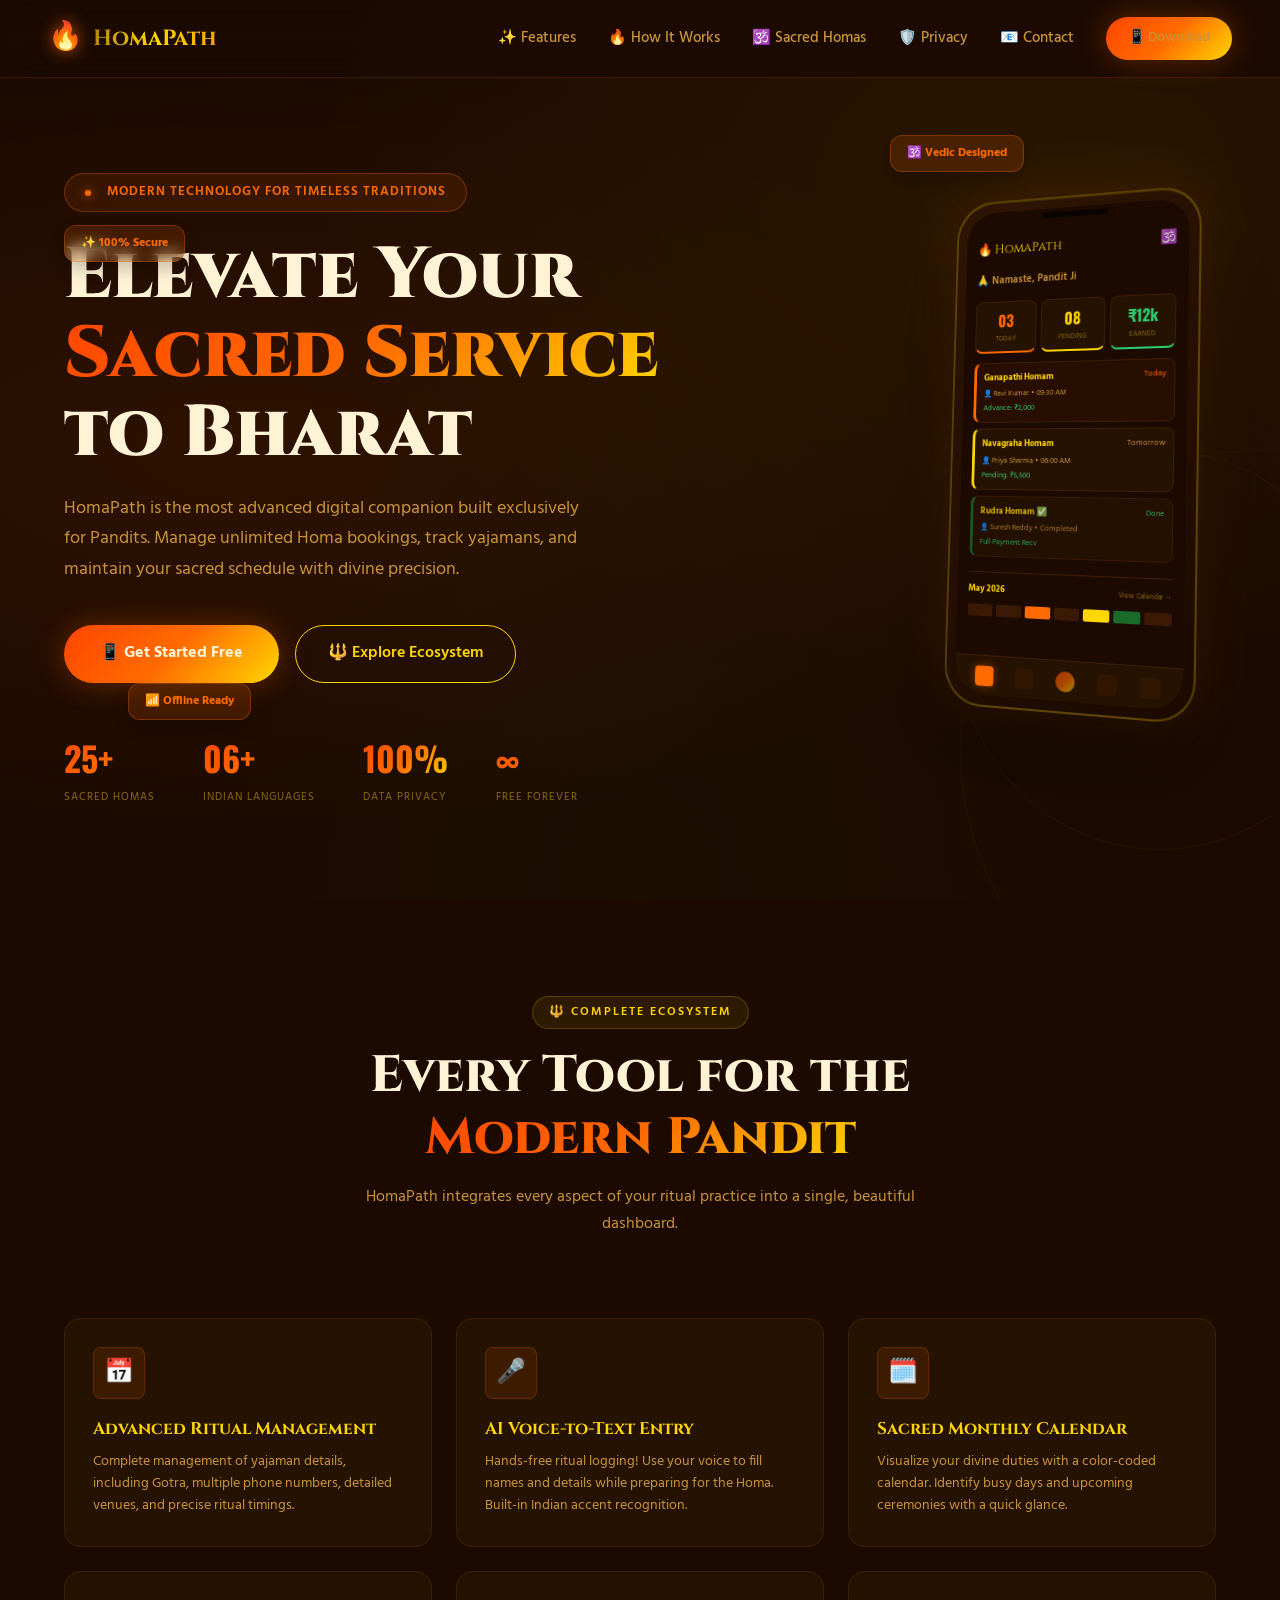
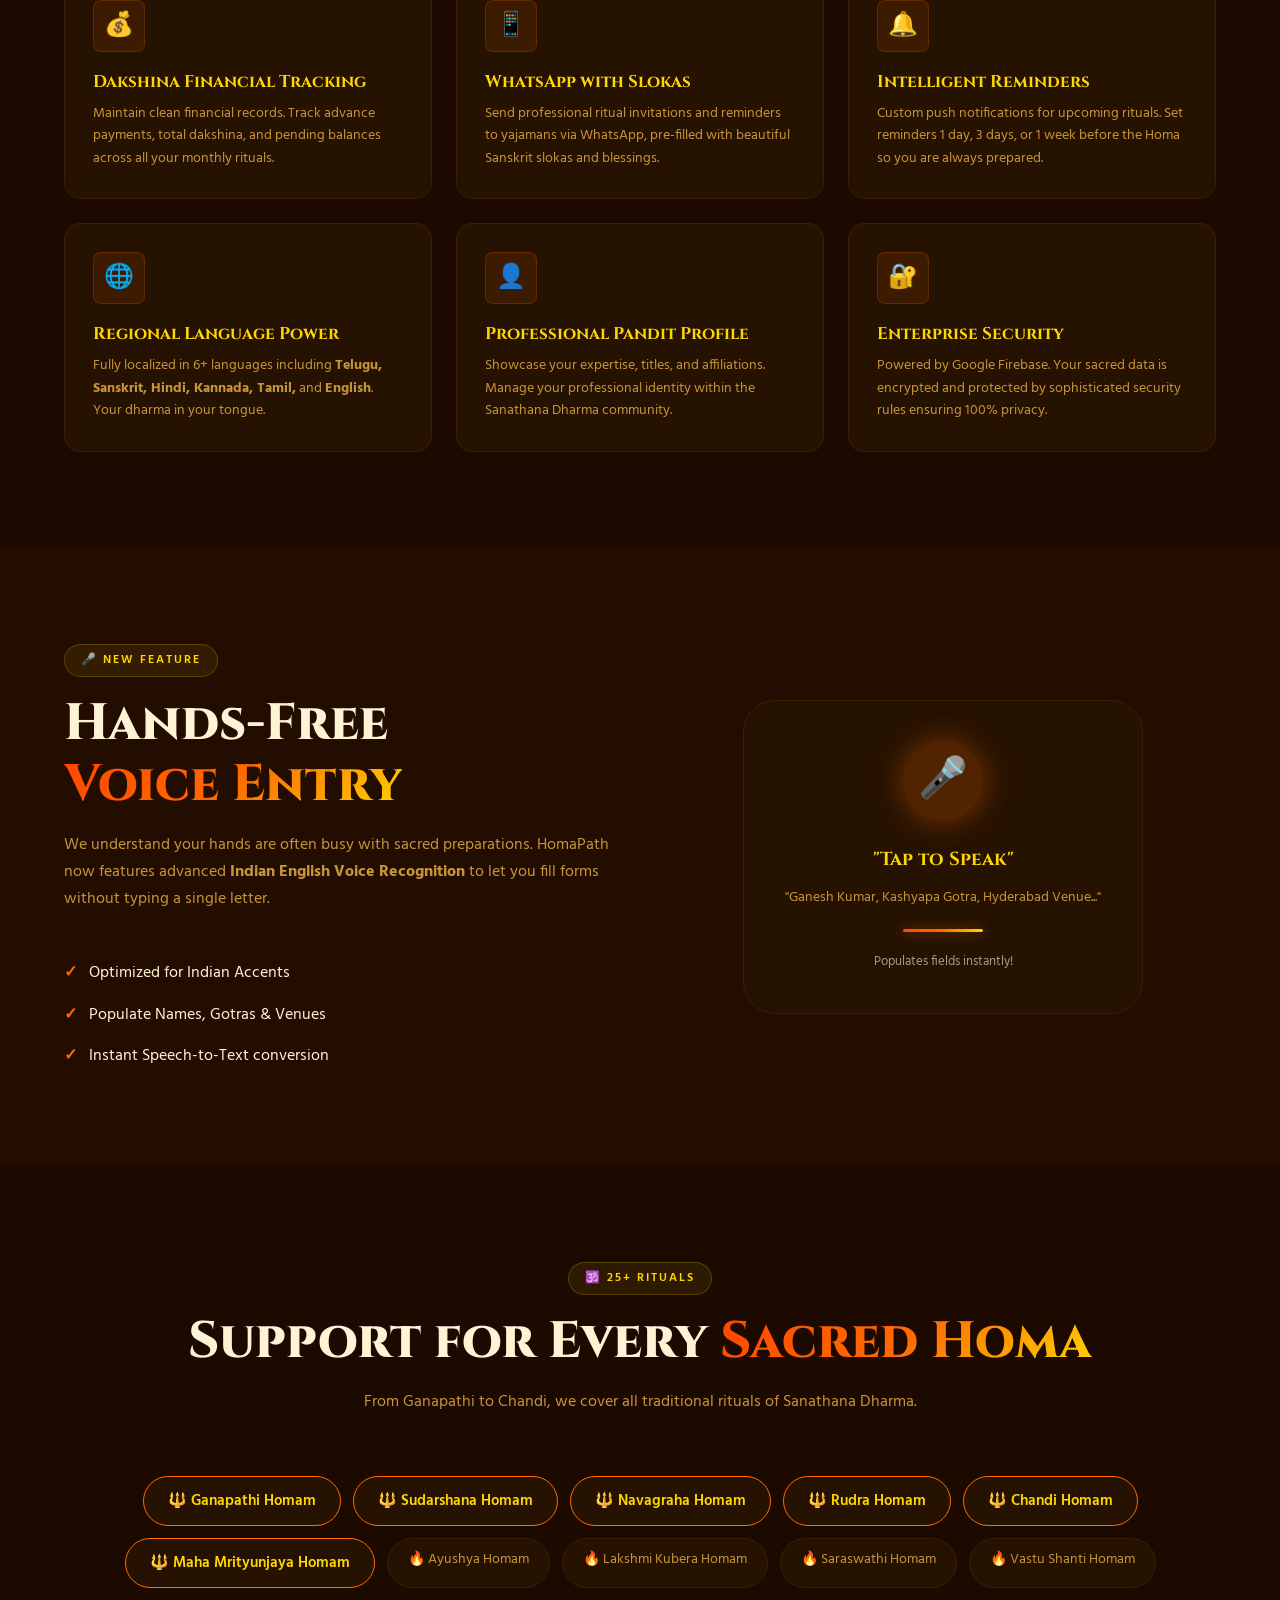
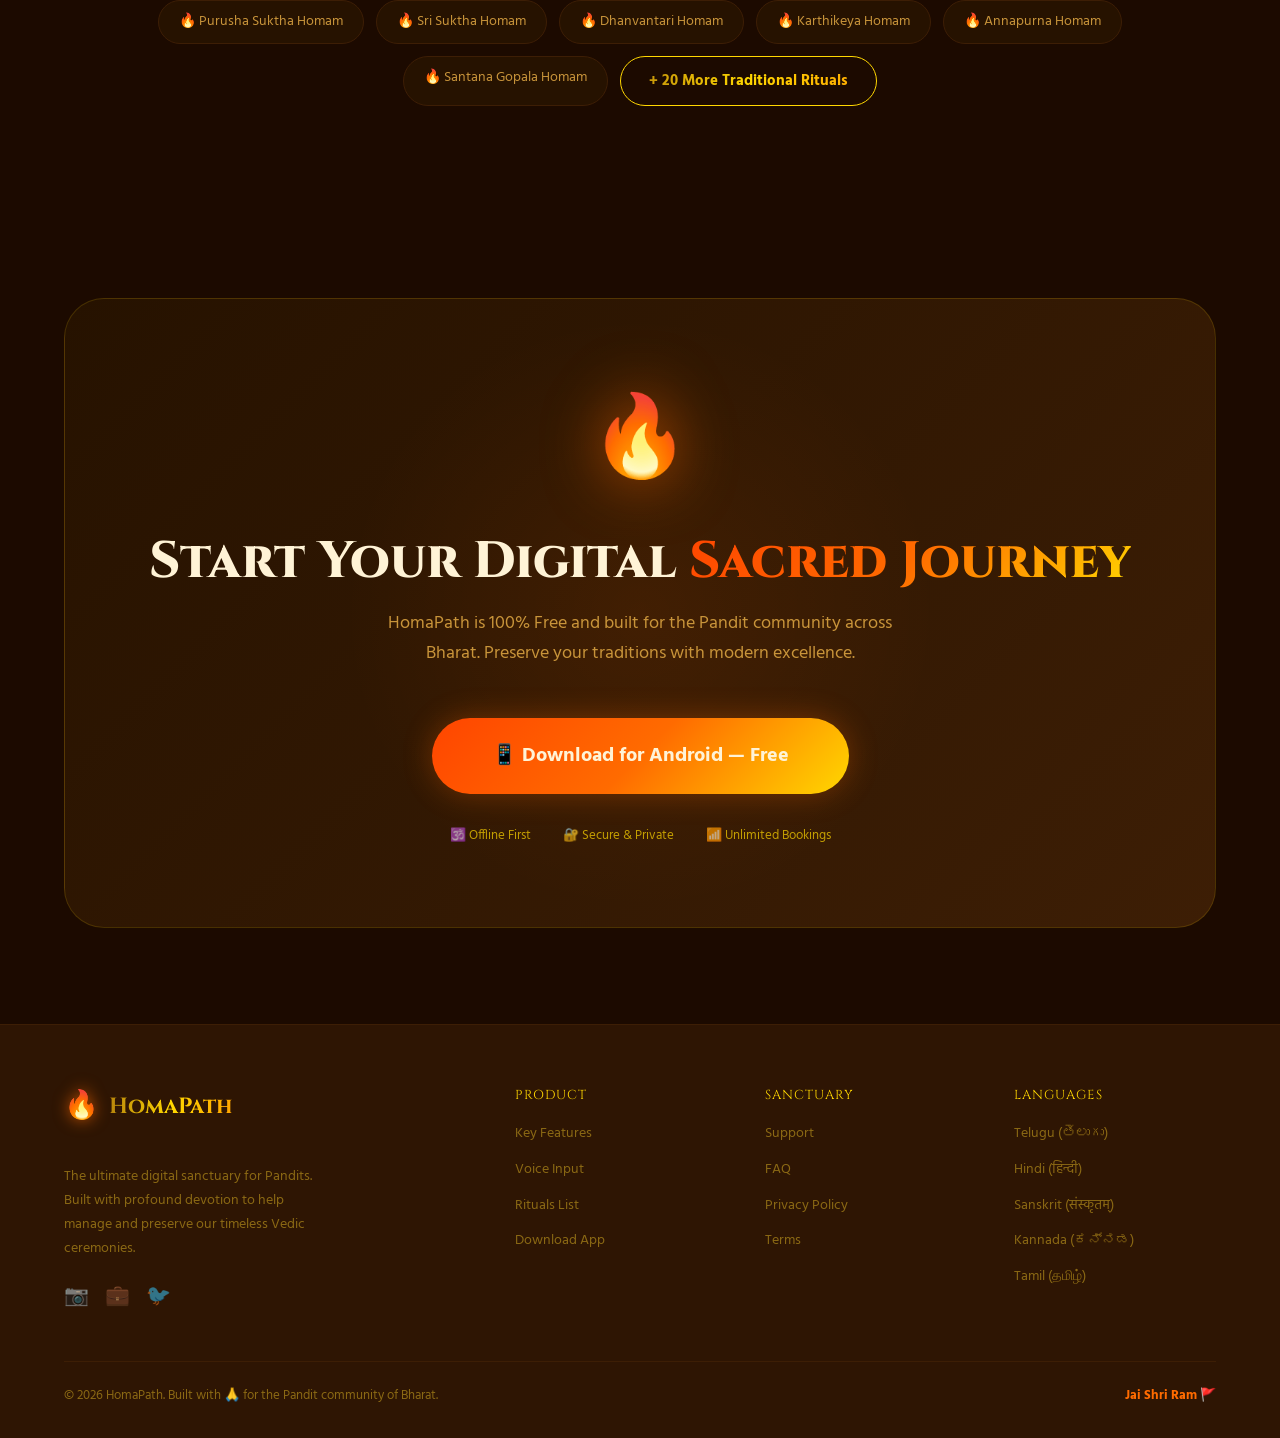
<file: index.html>
<!DOCTYPE html>
<html lang="en">
<head>
  <meta charset="UTF-8">
  <meta name="viewport" content="width=device-width, initial-scale=1.0">
  <title>HomaPath — The Ultimate Digital Companion for Pandits</title>
  <meta name="description" content="HomaPath is the premium sacred booking manager for Pandits. Features include voice-to-text, divine reminders, financial tracking, and WhatsApp integration.">
  <link rel="stylesheet" href="css/styles.css">
</head>
<body>

<!-- NAVBAR -->
<nav class="navbar" id="navbar">
  <div class="container" style="display:flex; width:100%; align-items:center; justify-content:space-between; padding:0;">
    <a href="index.html" class="nav-logo">
      <span class="nav-logo-flame">🔥</span>
      <span class="nav-logo-text">HomaPath</span>
    </a>
    <ul class="nav-links" id="navLinks">
      <li><a href="#features"><span>✨</span> Features</a></li>
      <li><a href="#how-it-works"><span>🔥</span> How It Works</a></li>
      <li><a href="#homas"><span>🕉️</span> Sacred Homas</a></li>
      <li><a href="privacy.html"><span>🛡️</span> Privacy</a></li>
      <li><a href="contact.html"><span>📧</span> Contact</a></li>
      <li>
        <a href="#download" class="btn-primary nav-cta" 
           style="padding:10px 22px;font-size:14px;">
          📱 Download
        </a>
      </li>
    </ul>
    <div class="nav-toggle" id="navToggle" onclick="toggleNav()">
      <span></span><span></span><span></span>
    </div>
  </div>
</nav>

<!-- HERO SECTION -->
<section class="hero">
  <div class="hero-bg"></div>
  
  <!-- Floating Badges for Premium Feel -->
  <div class="floating-badge" style="top:25%; left:5%; animation-delay: 0s;">✨ 100% Secure</div>
  <div class="floating-badge" style="top:15%; right:20%; animation-delay: 0.5s;">🕉️ Vedic Designed</div>
  <div class="floating-badge" style="bottom:20%; left:10%; animation-delay: 1s;">📶 Offline Ready</div>

  <!-- Mandala animations -->
  <div class="mandala-ring" style="width:600px;height:600px;left:75%;top:50%;animation-duration:100s;"></div>
  <div class="mandala-ring" style="width:400px;height:400px;left:75%;top:50%;animation-duration:70s;animation-direction:reverse;"></div>
  
  <div class="container hero-container">
    <div class="hero-content">
      <div class="hero-badge fade-in">
        <span class="glowing-dot"></span> &nbsp; Modern Technology for Timeless Traditions
      </div>
      
      <h1 class="hero-title fade-up delay-1">
        Elevate Your<br>
        <span class="gradient-text">Sacred Service</span><br>
        to Bharat
      </h1>
      
      <p class="hero-subtitle fade-up delay-2">
        HomaPath is the most advanced digital companion built exclusively for Pandits. Manage unlimited Homa bookings, track yajamans, and maintain your sacred schedule with divine precision.
      </p>
      
      <div class="hero-cta fade-up delay-3">
        <a href="#download" class="btn-primary">
          📱 Get Started Free
        </a>
        <a href="#features" class="btn-outline">
          🔱 Explore Ecosystem
        </a>
      </div>
      
      <div class="hero-stats fade-up delay-4">
        <div>
          <div class="stat-number">25+</div>
          <div class="stat-label">Sacred Homas</div>
        </div>
        <div>
          <div class="stat-number">06+</div>
          <div class="stat-label">Indian Languages</div>
        </div>
        <div>
          <div class="stat-number">100%</div>
          <div class="stat-label">Data Privacy</div>
        </div>
        <div>
          <div class="stat-number">∞</div>
          <div class="stat-label">Free Forever</div>
        </div>
      </div>
    </div>
    
    <!-- Premium 3D Phone Mockup -->
    <div class="hero-phone-wrap">
      <div class="phone-3d">
        <div class="phone-notch"></div>
        <div class="phone-screen">
          <!-- App Header -->
          <div class="phone-status">
            <span class="phone-app-name">🔥 HomaPath</span>
            <span style="font-size:14px; opacity:0.8;">🕉️</span>
          </div>
          
          <div style="color:#C8943A;font-size:11px;margin:8px 0 12px; font-weight:600;">
            🙏 Namaste, Pandit Ji
          </div>

          <!-- App Mini Stats -->
          <div class="mini-stats">
            <div class="mini-stat" style="border-bottom: 2px solid #FF6B00;">
              <div class="mini-stat-num" style="color:#FF6B00;">03</div>
              <div class="mini-stat-label">Today</div>
            </div>
            <div class="mini-stat" style="border-bottom: 2px solid #FFD700;">
              <div class="mini-stat-num" style="color:#FFD700;">08</div>
              <div class="mini-stat-label">Pending</div>
            </div>
            <div class="mini-stat" style="border-bottom: 2px solid #2ECC71;">
              <div class="mini-stat-num" style="color:#2ECC71;">₹12k</div>
              <div class="mini-stat-label">Earned</div>
            </div>
          </div>

          <!-- App Booking Cards -->
          <div class="mini-card" style="border-left-color:#FF6B00; background:rgba(255,107,0,0.05);">
            <div style="display:flex; justify-content:space-between;">
              <div class="mini-card-name">Ganapathi Homam</div>
              <span style="font-size:8px; color:#FF6B00;">Today</span>
            </div>
            <div class="mini-card-detail">👤 Ravi Kumar • 09:30 AM</div>
            <div class="mini-card-amount">Advance: ₹2,000</div>
          </div>

          <div class="mini-card" style="border-left-color:#FFD700;">
            <div style="display:flex; justify-content:space-between;">
              <div class="mini-card-name">Navagraha Homam</div>
              <span style="font-size:8px; color:#C8943A;">Tomorrow</span>
            </div>
            <div class="mini-card-detail">👤 Priya Sharma • 06:00 AM</div>
            <div class="mini-card-amount">Pending: ₹5,500</div>
          </div>

          <div class="mini-card" style="border-left-color:#1A6B2A; opacity:0.8;">
            <div style="display:flex; justify-content:space-between;">
              <div class="mini-card-name">Rudra Homam ✅</div>
              <span style="font-size:8px; color:#2ECC71;">Done</span>
            </div>
            <div class="mini-card-detail">👤 Suresh Reddy • Completed</div>
            <div class="mini-card-amount" style="color:#2ECC71;">Full Payment Recv</div>
          </div>

          <!-- Mini Calendar View Preview -->
          <div style="margin-top:15px; border-top:1px solid #3D1E05; padding-top:10px;">
            <div style="display:flex; justify-content:space-between; align-items:center; margin-bottom:8px;">
              <span style="font-size:9px; color:#FFD700; font-weight:700;">May 2026</span>
              <span style="font-size:7px; color:#8B6914;">View Calendar →</span>
            </div>
            <div style="display:grid; grid-template-columns: repeat(7, 1fr); gap:4px;">
              <div style="height:12px; background:#3A1A04; border-radius:2px;"></div>
              <div style="height:12px; background:#3A1A04; border-radius:2px;"></div>
              <div style="height:12px; background:#FF6B00; border-radius:2px;"></div>
              <div style="height:12px; background:#3A1A04; border-radius:2px;"></div>
              <div style="height:12px; background:#FFD700; border-radius:2px;"></div>
              <div style="height:12px; background:#1A6B2A; border-radius:2px;"></div>
              <div style="height:12px; background:#3A1A04; border-radius:2px;"></div>
            </div>
          </div>

          <!-- Phone Bottom Nav -->
          <div class="phone-bottom-nav">
            <div class="nav-item-mini active"></div>
            <div class="nav-item-mini"></div>
            <div class="nav-item-mini" style="border-radius:50%; background:var(--gradient-primary);"></div>
            <div class="nav-item-mini"></div>
            <div class="nav-item-mini"></div>
          </div>
        </div>
      </div>
    </div>
  </div>
</section>

<!-- CORE FEATURES SECTION -->
<section class="section-padding" id="features">
  <div class="container">
    <div class="text-center" style="margin-bottom:80px;">
      <div class="section-badge">🔱 Complete Ecosystem</div>
      <h2 class="section-title fade-up">
        Every Tool for the<br>
        <span class="gradient-text">Modern Pandit</span>
      </h2>
      <p class="section-subtitle fade-up delay-1" style="margin:0 auto;">
        HomaPath integrates every aspect of your ritual practice into a single, beautiful dashboard.
      </p>
    </div>
    
    <div class="features-grid">
      <!-- 1. Booking Mgmt -->
      <div class="feature-card fade-up delay-1">
        <div class="feature-icon">📅</div>
        <div class="feature-title">Advanced Ritual Management</div>
        <p class="feature-desc">Complete management of yajaman details, including Gotra, multiple phone numbers, detailed venues, and precise ritual timings.</p>
      </div>
      <!-- 2. Voice -->
      <div class="feature-card fade-up delay-2">
        <div class="feature-icon">🎤</div>
        <div class="feature-title">AI Voice-to-Text Entry</div>
        <p class="feature-desc">Hands-free ritual logging! Use your voice to fill names and details while preparing for the Homa. Built-in Indian accent recognition.</p>
      </div>
      <!-- 3. Calendar -->
      <div class="feature-card fade-up delay-3">
        <div class="feature-icon">🗓️</div>
        <div class="feature-title">Sacred Monthly Calendar</div>
        <p class="feature-desc">Visualize your divine duties with a color-coded calendar. Identify busy days and upcoming ceremonies with a quick glance.</p>
      </div>
      <!-- 4. Financials -->
      <div class="feature-card fade-up delay-1">
        <div class="feature-icon">💰</div>
        <div class="feature-title">Dakshina Financial Tracking</div>
        <p class="feature-desc">Maintain clean financial records. Track advance payments, total dakshina, and pending balances across all your monthly rituals.</p>
      </div>
      <!-- 5. WhatsApp -->
      <div class="feature-card fade-up delay-2">
        <div class="feature-icon">📱</div>
        <div class="feature-title">WhatsApp with Slokas</div>
        <p class="feature-desc">Send professional ritual invitations and reminders to yajamans via WhatsApp, pre-filled with beautiful Sanskrit slokas and blessings.</p>
      </div>
      <!-- 6. Notifications -->
      <div class="feature-card fade-up delay-3">
        <div class="feature-icon">🔔</div>
        <div class="feature-title">Intelligent Reminders</div>
        <p class="feature-desc">Custom push notifications for upcoming rituals. Set reminders 1 day, 3 days, or 1 week before the Homa so you are always prepared.</p>
      </div>
      <!-- 7. Multilingual -->
      <div class="feature-card fade-up delay-1">
        <div class="feature-icon">🌐</div>
        <div class="feature-title">Regional Language Power</div>
        <p class="feature-desc">Fully localized in 6+ languages including <b>Telugu, Sanskrit, Hindi, Kannada, Tamil,</b> and <b>English</b>. Your dharma in your tongue.</p>
      </div>
      <!-- 8. Profile -->
      <div class="feature-card fade-up delay-2">
        <div class="feature-icon">👤</div>
        <div class="feature-title">Professional Pandit Profile</div>
        <p class="feature-desc">Showcase your expertise, titles, and affiliations. Manage your professional identity within the Sanathana Dharma community.</p>
      </div>
      <!-- 9. Security -->
      <div class="feature-card fade-up delay-3">
        <div class="feature-icon">🔐</div>
        <div class="feature-title">Enterprise Security</div>
        <p class="feature-desc">Powered by Google Firebase. Your sacred data is encrypted and protected by sophisticated security rules ensuring 100% privacy.</p>
      </div>
    </div>
  </div>
</section>

<!-- VOICE FEATURE HIGHLIGHT -->
<section class="section-padding" id="voice" style="background:rgba(255,107,0,0.03);">
  <div class="container" style="display:flex; align-items:center; gap:60px; flex-wrap:wrap;">
    <div style="flex:1; min-width:300px;" class="fade-up">
      <div class="section-badge">🎤 New Feature</div>
      <h2 class="section-title">Hands-Free<br><span class="gradient-text">Voice Entry</span></h2>
      <p class="section-subtitle">
        We understand your hands are often busy with sacred preparations. HomaPath now features advanced <b>Indian English Voice Recognition</b> to let you fill forms without typing a single letter.
      </p>
      <ul style="list-style:none; display:flex; flex-direction:column; gap:16px;">
        <li style="display:flex; align-items:center; gap:12px; color:#FFF3D6;">
          <span style="color:var(--primary); font-weight:900;">✓</span> Optimized for Indian Accents
        </li>
        <li style="display:flex; align-items:center; gap:12px; color:#FFF3D6;">
          <span style="color:var(--primary); font-weight:900;">✓</span> Populate Names, Gotras & Venues
        </li>
        <li style="display:flex; align-items:center; gap:12px; color:#FFF3D6;">
          <span style="color:var(--primary); font-weight:900;">✓</span> Instant Speech-to-Text conversion
        </li>
      </ul>
    </div>
    <div style="flex:1; min-width:300px; display:flex; justify-content:center;" class="fade-up delay-2">
      <div style="width:100%; max-width:400px; padding:40px; background:var(--bg-card); border:1px solid var(--border); border-radius:32px; text-align:center;">
        <div style="width:80px; height:80px; background:rgba(255,107,0,0.2); border-radius:50%; display:flex; align-items:center; justify-content:center; margin:0 auto 24px; box-shadow:0 0 30px rgba(255,107,0,0.4);">
          <span style="font-size:40px;">🎤</span>
        </div>
        <h3 style="font-family:var(--font-display); color:#FFD700; margin-bottom:12px;">"Tap to Speak"</h3>
        <p style="color:#C8943A; font-size:14px;">"Ganesh Kumar, Kashyapa Gotra, Hyderabad Venue..."</p>
        <div class="glow-divider" style="margin:20px auto;"></div>
        <p style="color:#FFF3D6; font-size:13px; opacity:0.6;">Populates fields instantly!</p>
      </div>
    </div>
  </div>
</section>

<!-- SACRED RITUALS (HOMAS) -->
<section class="section-padding" id="homas">
  <div class="container">
    <div class="text-center" style="margin-bottom:60px;">
      <div class="section-badge">🕉️ 25+ Rituals</div>
      <h2 class="section-title fade-up">
        Support for Every <span class="gradient-text">Sacred Homa</span>
      </h2>
      <p class="section-subtitle fade-up delay-1" style="margin:0 auto;">
        From Ganapathi to Chandi, we cover all traditional rituals of Sanathana Dharma.
      </p>
    </div>
    
    <div style="display:flex;flex-wrap:wrap;gap:12px;justify-content:center;" class="fade-up delay-2">
      <!-- Popular Homas -->
      <span style="background:#261200;border:1px solid var(--primary);border-radius:50px;padding:12px 24px;color:#FFD700;font-size:15px; font-weight:600;">🔱 Ganapathi Homam</span>
      <span style="background:#261200;border:1px solid var(--primary);border-radius:50px;padding:12px 24px;color:#FFD700;font-size:15px; font-weight:600;">🔱 Sudarshana Homam</span>
      <span style="background:#261200;border:1px solid var(--primary);border-radius:50px;padding:12px 24px;color:#FFD700;font-size:15px; font-weight:600;">🔱 Navagraha Homam</span>
      <span style="background:#261200;border:1px solid var(--primary);border-radius:50px;padding:12px 24px;color:#FFD700;font-size:15px; font-weight:600;">🔱 Rudra Homam</span>
      <span style="background:#261200;border:1px solid var(--primary);border-radius:50px;padding:12px 24px;color:#FFD700;font-size:15px; font-weight:600;">🔱 Chandi Homam</span>
      <span style="background:#261200;border:1px solid var(--primary);border-radius:50px;padding:12px 24px;color:#FFD700;font-size:15px; font-weight:600;">🔱 Maha Mrityunjaya Homam</span>
      
      <!-- More Homas -->
      <span style="background:#261200;border:1px solid var(--border);border-radius:50px;padding:10px 20px;color:#C8943A;font-size:14px;">🔥 Ayushya Homam</span>
      <span style="background:#261200;border:1px solid var(--border);border-radius:50px;padding:10px 20px;color:#C8943A;font-size:14px;">🔥 Lakshmi Kubera Homam</span>
      <span style="background:#261200;border:1px solid var(--border);border-radius:50px;padding:10px 20px;color:#C8943A;font-size:14px;">🔥 Saraswathi Homam</span>
      <span style="background:#261200;border:1px solid var(--border);border-radius:50px;padding:10px 20px;color:#C8943A;font-size:14px;">🔥 Vastu Shanti Homam</span>
      <span style="background:#261200;border:1px solid var(--border);border-radius:50px;padding:10px 20px;color:#C8943A;font-size:14px;">🔥 Purusha Suktha Homam</span>
      <span style="background:#261200;border:1px solid var(--border);border-radius:50px;padding:10px 20px;color:#C8943A;font-size:14px;">🔥 Sri Suktha Homam</span>
      <span style="background:#261200;border:1px solid var(--border);border-radius:50px;padding:10px 20px;color:#C8943A;font-size:14px;">🔥 Dhanvantari Homam</span>
      <span style="background:#261200;border:1px solid var(--border);border-radius:50px;padding:10px 20px;color:#C8943A;font-size:14px;">🔥 Karthikeya Homam</span>
      <span style="background:#261200;border:1px solid var(--border);border-radius:50px;padding:10px 20px;color:#C8943A;font-size:14px;">🔥 Annapurna Homam</span>
      <span style="background:#261200;border:1px solid var(--border);border-radius:50px;padding:10px 20px;color:#C8943A;font-size:14px;">🔥 Santana Gopala Homam</span>
      
      <!-- The '20+ more' highlight -->
      <span style="background:var(--gradient-gold);-webkit-background-clip:text; -webkit-text-fill-color:transparent; border:1.5px solid var(--secondary);border-radius:50px;padding:12px 28px;font-size:15px; font-weight:800;">
        + 20 More Traditional Rituals
      </span>
    </div>
  </div>
</section>

<!-- DOWNLOAD SECTION -->
<section class="section-padding" id="download">
  <div class="container">
    <div style="background:linear-gradient(135deg,#261200,#3D1E05);border:1px solid rgba(255,215,0,0.15);border-radius:40px;padding:80px 60px;text-align:center;position:relative;overflow:hidden;">
      <div style="position:absolute;top:50%;left:50%;transform:translate(-50%,-50%);width:600px;height:600px;background:radial-gradient(circle,rgba(255,107,0,0.08),transparent 70%);border-radius:50%;"></div>
      
      <div style="position:relative;z-index:2;">
        <div style="font-size:80px;margin-bottom:24px;filter:drop-shadow(0 0 30px rgba(255,107,0,0.6));">🔥</div>
        <h2 class="section-title fade-up">
          Start Your Digital <span class="gradient-text">Sacred Journey</span>
        </h2>
        <p style="color:#C8943A;font-size:18px;max-width:560px;margin:0 auto 48px;line-height:1.7;" class="fade-up delay-1">
          HomaPath is 100% Free and built for the Pandit community across Bharat. Preserve your traditions with modern excellence.
        </p>
        <div style="display:flex;gap:20px;justify-content:center;flex-wrap:wrap;" class="fade-up delay-2">
          <a href="#" class="btn-primary btn-cta-main">
            📱 Download for Android — Free
          </a>
        </div>
        <div style="margin-top:32px; display:flex; gap:32px; justify-content:center; opacity:0.7;" class="fade-up delay-3">
          <span style="color:#FFD700; font-size:13px;">🕉️ Offline First</span>
          <span style="color:#FFD700; font-size:13px;">🔐 Secure & Private</span>
          <span style="color:#FFD700; font-size:13px;">📶 Unlimited Bookings</span>
        </div>
      </div>
    </div>
  </div>
</section>

<!-- FOOTER -->
<footer>
  <div class="container">
    <div class="footer-grid">
      <div>
        <a href="index.html" class="nav-logo" style="display:inline-flex;margin-bottom:20px;">
          <span class="nav-logo-flame">🔥</span>
          <span class="nav-logo-text">HomaPath</span>
        </a>
        <p class="footer-brand-desc">
          The ultimate digital sanctuary for Pandits. Built with profound devotion to help manage and preserve our timeless Vedic ceremonies.
        </p>
        <div style="display:flex; gap:16px; margin-top:20px;">
          <span style="font-size:20px; opacity:0.6; cursor:pointer;">📷</span>
          <span style="font-size:20px; opacity:0.6; cursor:pointer;">💼</span>
          <span style="font-size:20px; opacity:0.6; cursor:pointer;">🐦</span>
        </div>
      </div>
      <div>
        <div class="footer-col-title">Product</div>
        <ul class="footer-links">
          <li><a href="#features">Key Features</a></li>
          <li><a href="#voice">Voice Input</a></li>
          <li><a href="#homas">Rituals List</a></li>
          <li><a href="#download">Download App</a></li>
        </ul>
      </div>
      <div>
        <div class="footer-col-title">Sanctuary</div>
        <ul class="footer-links">
          <li><a href="contact.html">Support</a></li>
          <li><a href="contact.html">FAQ</a></li>
          <li><a href="privacy.html">Privacy Policy</a></li>
          <li><a href="privacy.html">Terms</a></li>
        </ul>
      </div>
      <div>
        <div class="footer-col-title">Languages</div>
        <ul class="footer-links">
          <li><a href="#">Telugu (తెలుగు)</a></li>
          <li><a href="#">Hindi (हिन्दी)</a></li>
          <li><a href="#">Sanskrit (संस्कृतम्)</a></li>
          <li><a href="#">Kannada (ಕನ್ನಡ)</a></li>
          <li><a href="#">Tamil (தமிழ்)</a></li>
        </ul>
      </div>
    </div>
    <div class="footer-bottom">
      <p>© 2026 HomaPath. Built with 🙏 for the Pandit community of Bharat.</p>
      <p style="color:#FF6B00;font-size:13px; font-weight:700;">Jai Shri Ram 🚩</p>
    </div>
  </div>
</footer>

<script src="js/main.js"></script>
</body>
</html>
</file>
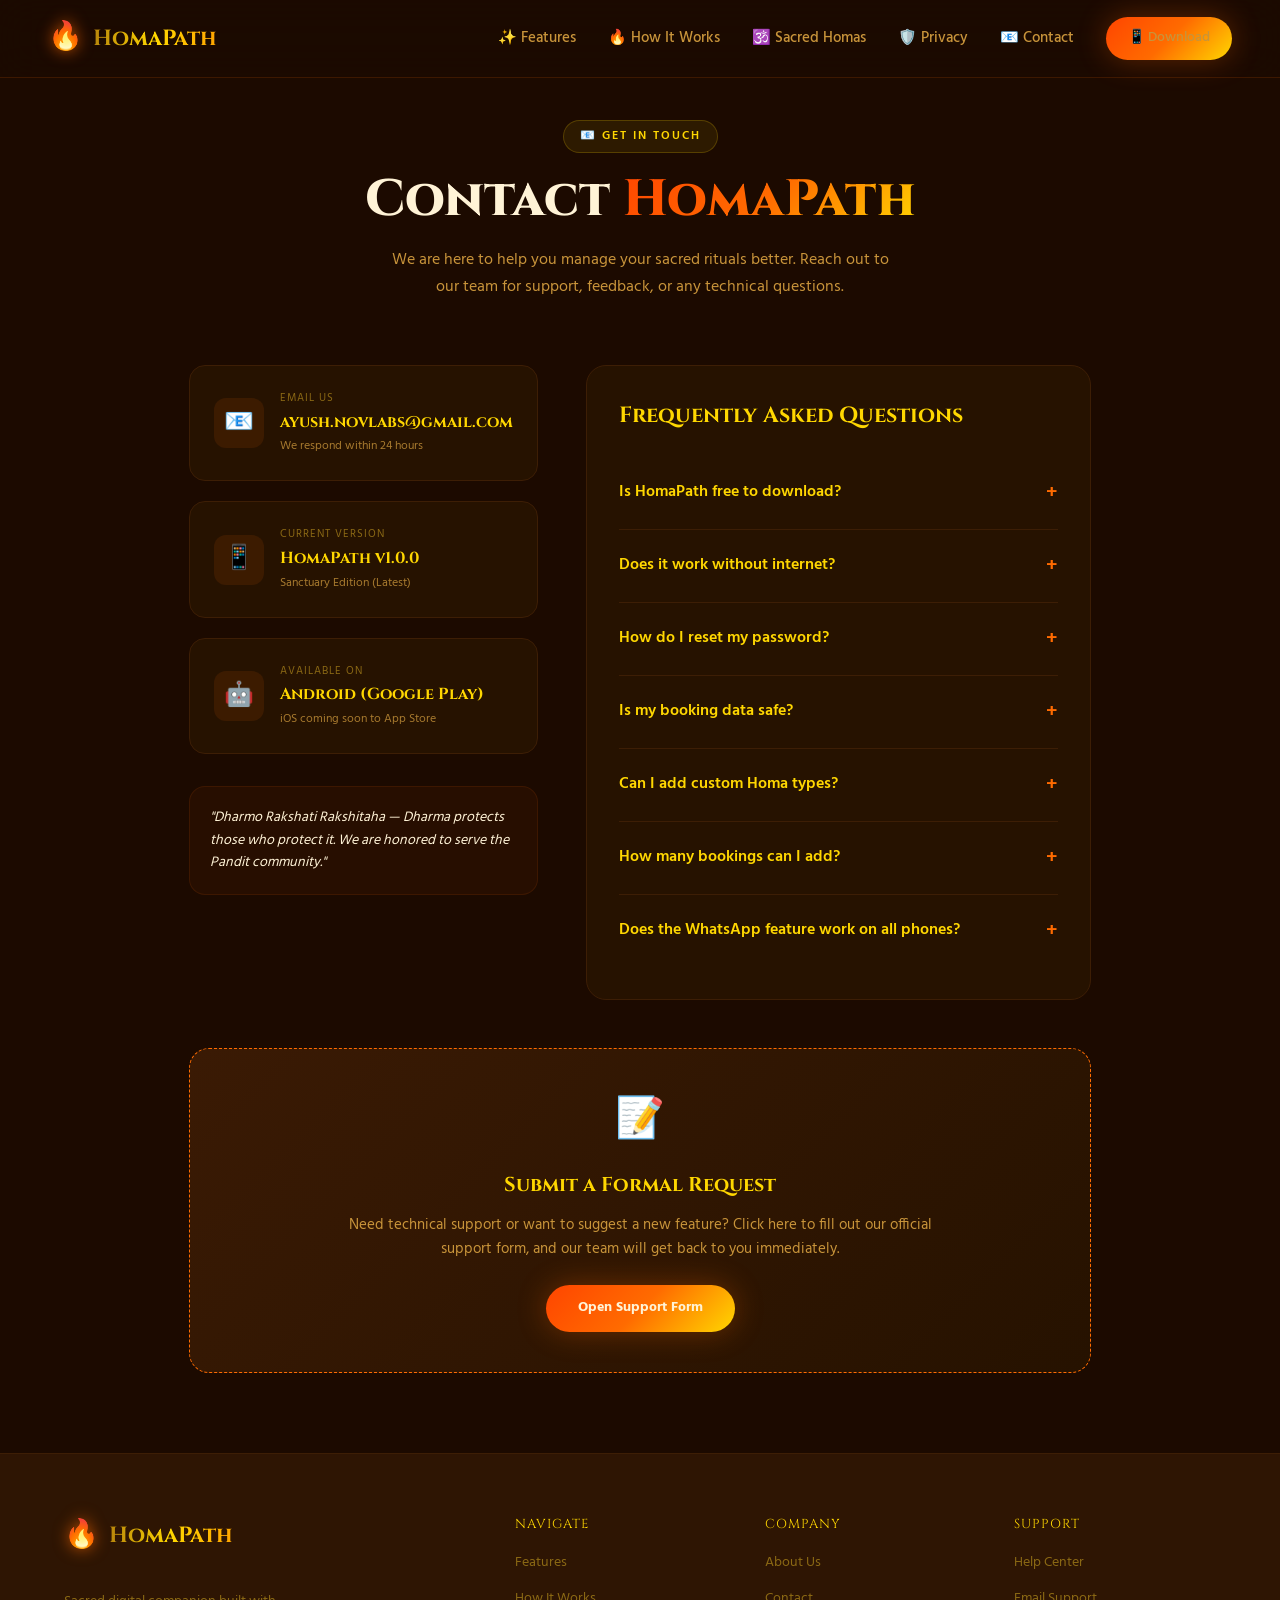
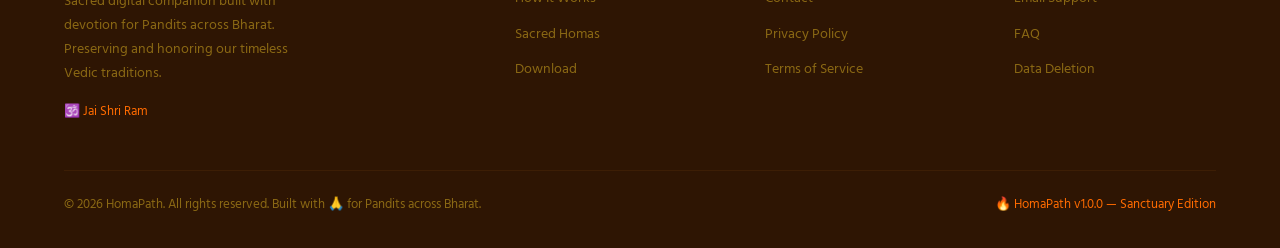
<file: contact.html>
<!DOCTYPE html>
<html lang="en">
<head>
  <meta charset="UTF-8">
  <meta name="viewport" content="width=device-width, initial-scale=1.0">
  <title>Contact & FAQ — HomaPath</title>
  <meta name="description" content="Get in touch with HomaPath support. Frequently Asked Questions about the sacred Homa booking manager.">
  <link rel="stylesheet" href="css/styles.css">
  <style>
    .contact-grid {
      display: grid;
      grid-template-columns: 1fr 1.5fr;
      gap: 48px;
    }
    @media(max-width: 850px) {
      .contact-grid { grid-template-columns: 1fr; }
    }
    
    .info-card {
      background: #261200;
      border: 1px solid #3D1E05;
      border-radius: 16px;
      padding: 24px;
      margin-bottom: 20px;
      display: flex;
      align-items: center;
      gap: 16px;
      transition: all 0.3s ease;
    }
    .info-card:hover { border-color: var(--primary); transform: translateX(5px); }
    .info-icon {
      width: 50px; height: 50px;
      background: rgba(255, 107, 0, 0.1);
      border-radius: 12px;
      display: flex; align-items: center; justify-content: center;
      font-size: 24px;
    }
    .info-title { color: #8B6914; font-size: 11px; text-transform: uppercase; letter-spacing: 1px; margin-bottom: 2px; }
    .info-value { color: #FFD700; font-family: 'Cinzel', serif; font-size: 16px; font-weight: 700; }
    .info-note { color: #C8943A; font-size: 12px; margin-top: 2px; opacity: 0.8; }

    .faq-container {
      background: #261200;
      border: 1px solid #3D1E05;
      border-radius: 20px;
      padding: 32px;
    }
    .faq-title { font-family: 'Cinzel', serif; color: #FFD700; font-size: 22px; margin-bottom: 24px; }
    .faq-item { border-bottom: 1px solid #3D1E05; padding: 20px 0; }
    .faq-item:last-child { border-bottom: none; }
    .faq-q {
      color: #FFD700; font-size: 16px; font-weight: 600; cursor: pointer;
      display: flex; justify-content: space-between; align-items: center;
    }
    .faq-q::after { content: '+'; color: var(--primary); font-size: 20px; transition: transform 0.3s; }
    .faq-q.active::after { content: '−'; transform: rotate(180deg); }
    .faq-a { color: #C8943A; font-size: 14.5px; line-height: 1.7; padding-top: 12px; display: none; }

    .contact-redirect-card {
      background: linear-gradient(135deg, #3A1A04, #261200);
      border: 1.5px dashed var(--primary);
      border-radius: 20px;
      padding: 40px;
      text-align: center;
      margin-top: 48px;
      cursor: pointer;
      transition: all 0.3s ease;
    }
    .contact-redirect-card:hover {
      background: linear-gradient(135deg, #4A2205, #2E1503);
      border-color: var(--secondary);
      box-shadow: 0 0 30px rgba(255, 107, 0, 0.15);
    }
  </style>
</head>
<body>

<!-- NAVBAR -->
<nav class="navbar" id="navbar">
  <a href="index.html" class="nav-logo">
    <span class="nav-logo-flame">🔥</span>
    <span class="nav-logo-text">HomaPath</span>
  </a>
  <ul class="nav-links" id="navLinks">
    <li><a href="index.html#features"><span>✨</span> Features</a></li>
    <li><a href="index.html#how-it-works"><span>🔥</span> How It Works</a></li>
    <li><a href="index.html#homas"><span>🕉️</span> Sacred Homas</a></li>
    <li><a href="privacy.html"><span>🛡️</span> Privacy</a></li>
    <li><a href="contact.html" style="color:var(--secondary)"><span>📧</span> Contact</a></li>
    <li>
      <a href="index.html#download" class="btn-primary nav-cta" 
         style="padding:10px 22px;font-size:14px;">
        📱 Download
      </a>
    </li>
  </ul>
  <div class="nav-toggle" id="navToggle" onclick="toggleNav()">
    <span></span><span></span><span></span>
  </div>
</nav>

<section style="padding:120px 0 80px;">
  <div class="container" style="max-width:950px;">
    
    <div class="text-center" style="margin-bottom:64px;">
      <div class="section-badge">📧 Get in Touch</div>
      <h1 class="section-title">
        Contact <span class="gradient-text">HomaPath</span>
      </h1>
      <p style="color:#C8943A;font-size:16px;max-width:520px;margin:16px auto 0;line-height:1.7;">
        We are here to help you manage your sacred rituals better. Reach out to our team for support, feedback, or any technical questions.
      </p>
    </div>
    
    <div class="contact-grid">
      <!-- Left Column -->
      <div class="fade-up">
        <div class="info-card">
          <div class="info-icon">📧</div>
          <div>
            <div class="info-title">Email Us</div>
            <div class="info-value">ayush.novlabs@gmail.com</div>
            <div class="info-note">We respond within 24 hours</div>
          </div>
        </div>
        
        <div class="info-card">
          <div class="info-icon">📱</div>
          <div>
            <div class="info-title">Current Version</div>
            <div class="info-value">HomaPath v1.0.0</div>
            <div class="info-note">Sanctuary Edition (Latest)</div>
          </div>
        </div>
        
        <div class="info-card">
          <div class="info-icon">🤖</div>
          <div>
            <div class="info-title">Available On</div>
            <div class="info-value">Android (Google Play)</div>
            <div class="info-note">iOS coming soon to App Store</div>
          </div>
        </div>

        <div style="margin-top:32px; padding:20px; border-radius:16px; background:rgba(255,107,0,0.05); border:1px solid rgba(255,107,0,0.1);">
          <p style="color:#FFF3D6; font-size:14px; font-style:italic;">
            "Dharmo Rakshati Rakshitaha — Dharma protects those who protect it. We are honored to serve the Pandit community."
          </p>
        </div>
      </div>
      
      <!-- Right Column -->
      <div class="fade-up delay-1">
        <div class="faq-container">
          <h2 class="faq-title">Frequently Asked Questions</h2>
          
          <div class="faq-item">
            <div class="faq-q">Is HomaPath free to download?</div>
            <div class="faq-a">Yes, HomaPath is completely free to download from the Google Play Store. We believe in supporting our spiritual community, so all essential ritual management features are available at no cost.</div>
          </div>

          <div class="faq-item">
            <div class="faq-q">Does it work without internet?</div>
            <div class="faq-a">Absolutely. HomaPath is built with 'Offline-First' technology. You can view, add, and edit bookings even without an active internet connection. The app automatically synchronizes your data with the secure cloud once you are back online.</div>
          </div>

          <div class="faq-item">
            <div class="faq-q">How do I reset my password?</div>
            <div class="faq-a">Security is our priority. If you forget your password, simply go to the login screen and tap the 'Forgot Password?' link. Enter your registered email address, and we will instantly send you a secure link to reset your credentials.</div>
          </div>

          <div class="faq-item">
            <div class="faq-q">Is my booking data safe?</div>
            <div class="faq-a">Yes, your data is extremely safe. We use enterprise-grade Google Firebase infrastructure with SSL encryption for all data transfers. Furthermore, our internal security rules ensure that only you can access and manage your specific ritual records.</div>
          </div>

          <div class="faq-item">
            <div class="faq-q">Can I add custom Homa types?</div>
            <div class="faq-a">While the app comes pre-loaded with over 20 traditional Homa types, we understand every region has unique rituals. You can easily add and manage your own custom Homa categories through the preferences menu in your Pandit profile.</div>
          </div>

          <div class="faq-item">
            <div class="faq-q">How many bookings can I add?</div>
            <div class="faq-a">There is no limit. You can add an unlimited number of bookings and maintain your entire history of rituals for years to come. HomaPath is designed to scale with your growing spiritual practice.</div>
          </div>

          <div class="faq-item">
            <div class="faq-q">Does the WhatsApp feature work on all phones?</div>
            <div class="faq-a">The WhatsApp integration works on any Android device that has the official WhatsApp or WhatsApp Business app installed. It allows you to quickly share ritual details, location pins, and blessings with your yajamans in one tap.</div>
          </div>
        </div>
      </div>
    </div>

    <!-- Contact Redirect Card -->
    <div class="contact-redirect-card fade-up delay-2" onclick="window.open('https://forms.gle/ySinG29MpkLfmRsUA', '_blank')">
      <div style="font-size:40px; margin-bottom:16px;">📝</div>
      <h3 style="font-family:'Cinzel',serif; color:#FFD700; font-size:20px; margin-bottom:12px;">Submit a Formal Request</h3>
      <p style="color:#C8943A; font-size:15px; max-width:600px; margin:0 auto;">
        Need technical support or want to suggest a new feature? Click here to fill out our official support form, and our team will get back to you immediately.
      </p>
      <div class="btn-primary" style="margin-top:24px; padding:12px 32px; font-size:14px;">
        Open Support Form
      </div>
    </div>
    
  </div>
</section>

<!-- FOOTER -->
<footer>
  <div class="container">
    <div class="footer-grid">
      <div>
        <a href="index.html" class="nav-logo" style="display:inline-flex;margin-bottom:16px;">
          <span class="nav-logo-flame">🔥</span>
          <span class="nav-logo-text">HomaPath</span>
        </a>
        <p class="footer-brand-desc">
          Sacred digital companion built with devotion for Pandits across Bharat. Preserving and honoring our timeless Vedic traditions.
        </p>
        <p style="color:#FF6B00;font-size:13px;margin-top:8px;">🕉️ Jai Shri Ram</p>
      </div>
      <div>
        <div class="footer-col-title">Navigate</div>
        <ul class="footer-links">
          <li><a href="index.html#features">Features</a></li>
          <li><a href="index.html#how-it-works">How It Works</a></li>
          <li><a href="index.html#homas">Sacred Homas</a></li>
          <li><a href="index.html#download">Download</a></li>
        </ul>
      </div>
      <div>
        <div class="footer-col-title">Company</div>
        <ul class="footer-links">
          <li><a href="contact.html">About Us</a></li>
          <li><a href="contact.html">Contact</a></li>
          <li><a href="privacy.html">Privacy Policy</a></li>
          <li><a href="privacy.html">Terms of Service</a></li>
        </ul>
      </div>
      <div>
        <div class="footer-col-title">Support</div>
        <ul class="footer-links">
          <li><a href="contact.html">Help Center</a></li>
          <li><a href="mailto:support@homapath.app">Email Support</a></li>
          <li><a href="contact.html">FAQ</a></li>
          <li><a href="privacy.html">Data Deletion</a></li>
        </ul>
      </div>
    </div>
    <div class="footer-bottom">
      <p>© 2026 HomaPath. All rights reserved. Built with 🙏 for Pandits across Bharat.</p>
      <p style="color:#FF6B00;font-size:13px;">🔥 HomaPath v1.0.0 — Sanctuary Edition</p>
    </div>
  </div>
</footer>

<script src="js/main.js"></script>
<script>
  document.querySelectorAll('.faq-q').forEach(q => {
    q.addEventListener('click', () => {
      const ans = q.nextElementSibling;
      const isOpen = ans.style.display === 'block';
      
      // Close all others
      document.querySelectorAll('.faq-a').forEach(a => a.style.display = 'none');
      document.querySelectorAll('.faq-q').forEach(el => el.classList.remove('active'));
      
      // Toggle current
      if (!isOpen) {
        ans.style.display = 'block';
        q.classList.add('active');
      }
    });
  });
</script>
</body>
</html>
</file>
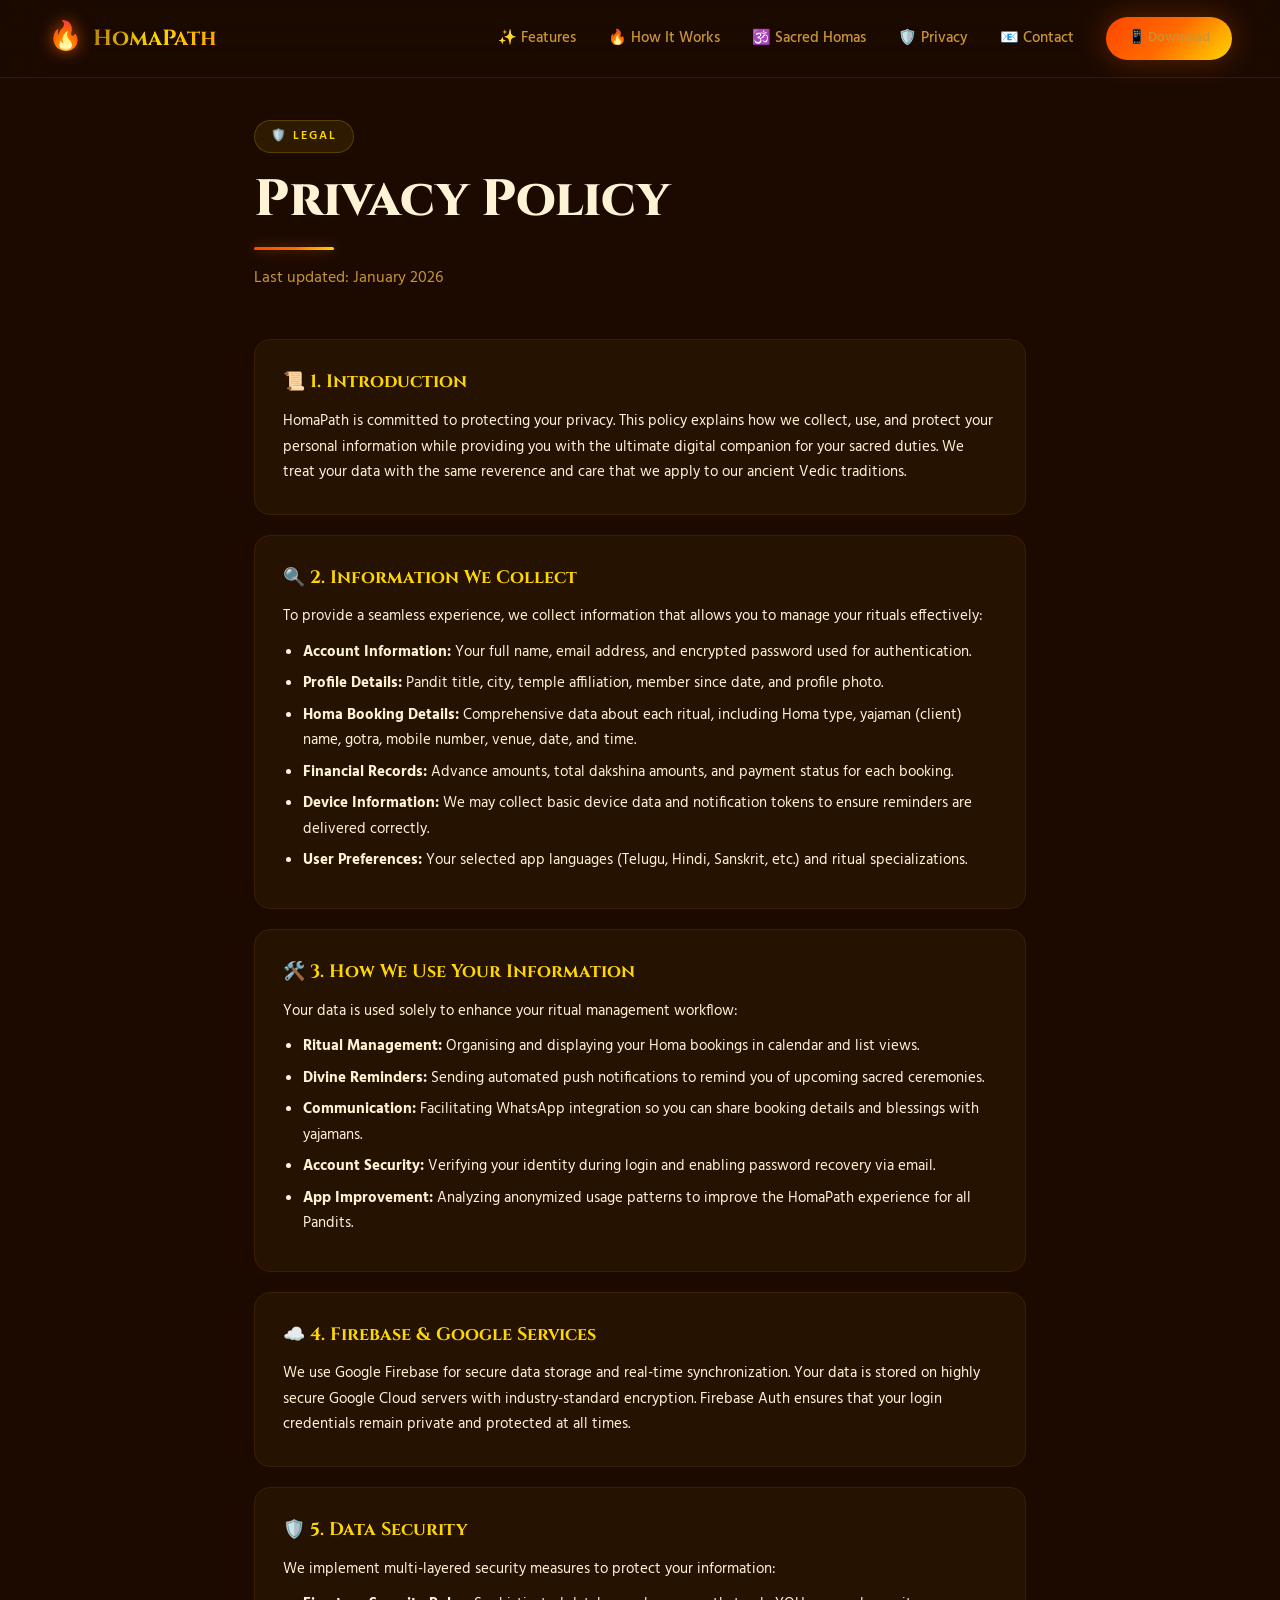
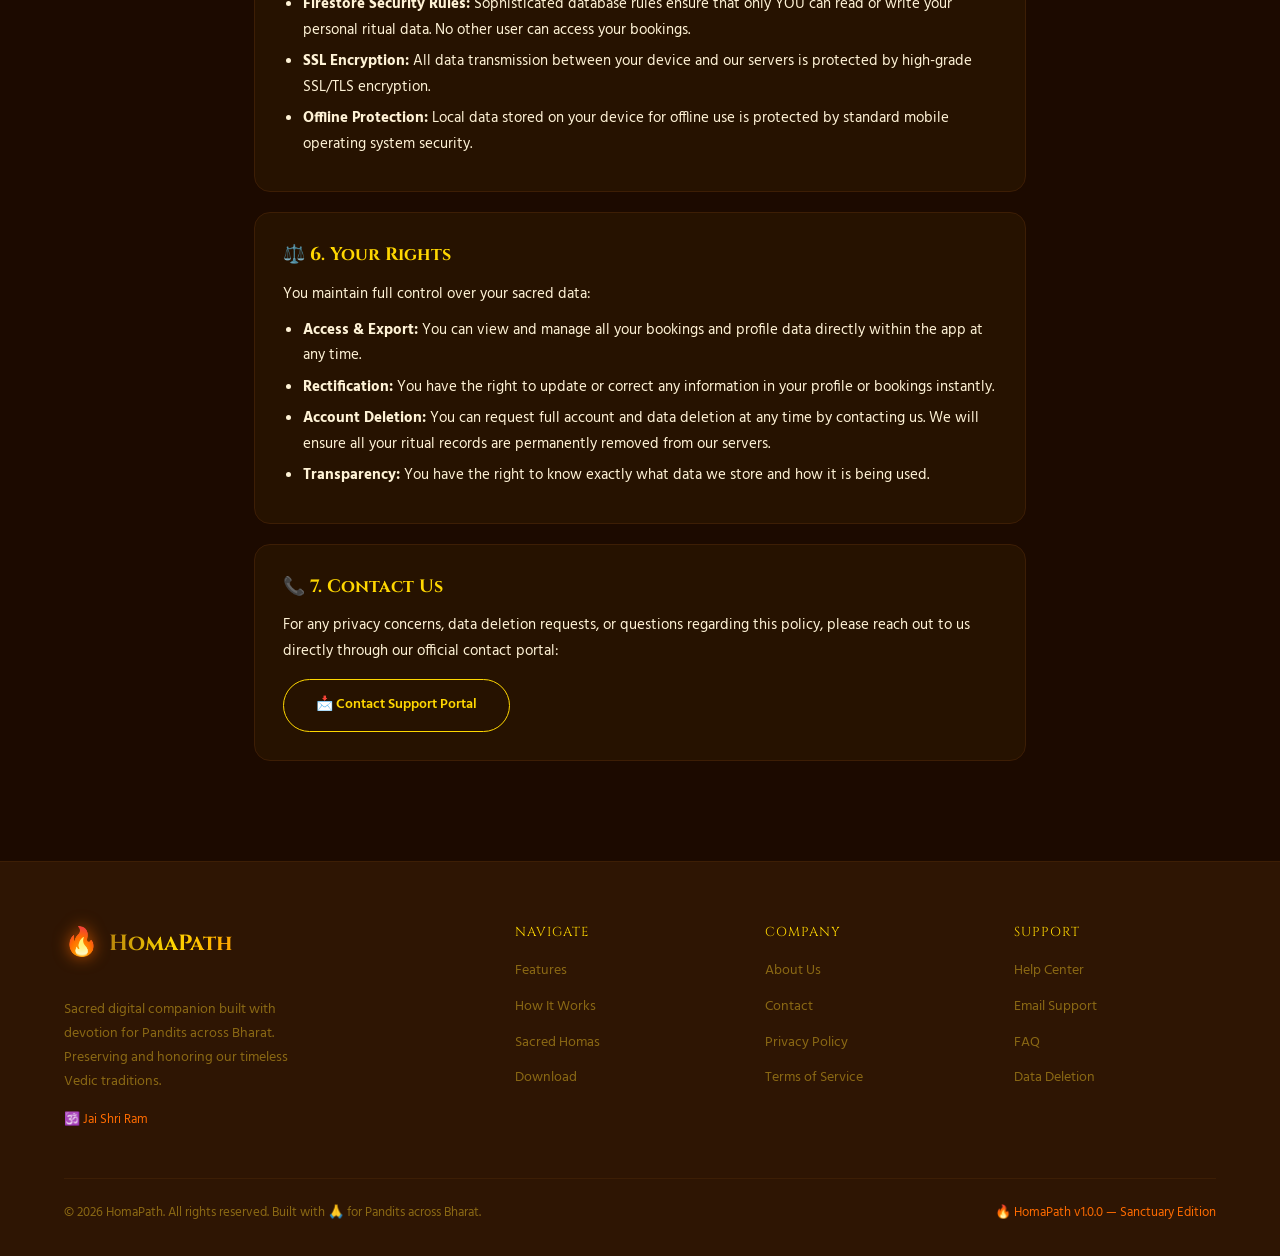
<file: privacy.html>
<!DOCTYPE html>
<html lang="en">
<head>
  <meta charset="UTF-8">
  <meta name="viewport" content="width=device-width, initial-scale=1.0">
  <title>Privacy Policy — HomaPath</title>
  <meta name="description" content="Privacy Policy for HomaPath — Sacred Homa Booking Manager for Pandits.">
  <link rel="stylesheet" href="css/styles.css">
  <style>
    .privacy-card {
      background: #261200;
      border: 1px solid #3D1E05;
      border-radius: 16px;
      padding: 28px;
      margin-bottom: 20px;
      transition: transform 0.3s ease;
    }
    .privacy-card:hover { transform: translateY(-4px); }
    .privacy-card h2 {
      color: #FFD700;
      font-family: 'Cinzel', serif;
      font-size: 18px;
      margin-bottom: 12px;
      display: flex;
      align-items: center;
      gap: 10px;
    }
    .privacy-card p, .privacy-card ul {
      color: #FFF3D6;
      font-family: 'Hind', sans-serif;
      font-size: 15px;
      line-height: 1.7;
    }
    .privacy-card ul { padding-left: 20px; margin-top: 10px; }
    .privacy-card li { margin-bottom: 6px; }
  </style>
</head>
<body>

<!-- NAVBAR -->
<nav class="navbar" id="navbar">
  <a href="index.html" class="nav-logo">
    <span class="nav-logo-flame">🔥</span>
    <span class="nav-logo-text">HomaPath</span>
  </a>
  <ul class="nav-links" id="navLinks">
    <li><a href="index.html#features"><span>✨</span> Features</a></li>
    <li><a href="index.html#how-it-works"><span>🔥</span> How It Works</a></li>
    <li><a href="index.html#homas"><span>🕉️</span> Sacred Homas</a></li>
    <li><a href="privacy.html" style="color:var(--secondary)"><span>🛡️</span> Privacy</a></li>
    <li><a href="contact.html"><span>📧</span> Contact</a></li>
    <li>
      <a href="index.html#download" class="btn-primary nav-cta" 
         style="padding:10px 22px;font-size:14px;">
        📱 Download
      </a>
    </li>
  </ul>
  <div class="nav-toggle" id="navToggle" onclick="toggleNav()">
    <span></span><span></span><span></span>
  </div>
</nav>

<section style="padding:120px 0 80px;">
  <div class="container" style="max-width:820px;">
    
    <div class="section-badge">🛡️ Legal</div>
    <h1 class="section-title">Privacy Policy</h1>
    <div class="glow-divider"></div>
    <p style="color:#C8943A;margin-bottom:48px;">
      Last updated: January 2026
    </p>

    <!-- Card 1 -->
    <div class="privacy-card fade-up">
      <h2>📜 1. Introduction</h2>
      <p>
        HomaPath is committed to protecting your privacy. This policy explains how we collect, use, and protect your personal information while providing you with the ultimate digital companion for your sacred duties. We treat your data with the same reverence and care that we apply to our ancient Vedic traditions.
      </p>
    </div>

    <!-- Card 2 -->
    <div class="privacy-card fade-up delay-1">
      <h2>🔍 2. Information We Collect</h2>
      <p>To provide a seamless experience, we collect information that allows you to manage your rituals effectively:</p>
      <ul>
        <li><strong>Account Information:</strong> Your full name, email address, and encrypted password used for authentication.</li>
        <li><strong>Profile Details:</strong> Pandit title, city, temple affiliation, member since date, and profile photo.</li>
        <li><strong>Homa Booking Details:</strong> Comprehensive data about each ritual, including Homa type, yajaman (client) name, gotra, mobile number, venue, date, and time.</li>
        <li><strong>Financial Records:</strong> Advance amounts, total dakshina amounts, and payment status for each booking.</li>
        <li><strong>Device Information:</strong> We may collect basic device data and notification tokens to ensure reminders are delivered correctly.</li>
        <li><strong>User Preferences:</strong> Your selected app languages (Telugu, Hindi, Sanskrit, etc.) and ritual specializations.</li>
      </ul>
    </div>

    <!-- Card 3 -->
    <div class="privacy-card fade-up delay-2">
      <h2>🛠️ 3. How We Use Your Information</h2>
      <p>Your data is used solely to enhance your ritual management workflow:</p>
      <ul>
        <li><strong>Ritual Management:</strong> Organising and displaying your Homa bookings in calendar and list views.</li>
        <li><strong>Divine Reminders:</strong> Sending automated push notifications to remind you of upcoming sacred ceremonies.</li>
        <li><strong>Communication:</strong> Facilitating WhatsApp integration so you can share booking details and blessings with yajamans.</li>
        <li><strong>Account Security:</strong> Verifying your identity during login and enabling password recovery via email.</li>
        <li><strong>App Improvement:</strong> Analyzing anonymized usage patterns to improve the HomaPath experience for all Pandits.</li>
      </ul>
    </div>

    <!-- Card 4 -->
    <div class="privacy-card fade-up delay-3">
      <h2>☁️ 4. Firebase & Google Services</h2>
      <p>
        We use Google Firebase for secure data storage and real-time synchronization. Your data is stored on highly secure Google Cloud servers with industry-standard encryption. Firebase Auth ensures that your login credentials remain private and protected at all times.
      </p>
    </div>

    <!-- Card 5 -->
    <div class="privacy-card fade-up">
      <h2>🛡️ 5. Data Security</h2>
      <p>We implement multi-layered security measures to protect your information:</p>
      <ul>
        <li><strong>Firestore Security Rules:</strong> Sophisticated database rules ensure that only YOU can read or write your personal ritual data. No other user can access your bookings.</li>
        <li><strong>SSL Encryption:</strong> All data transmission between your device and our servers is protected by high-grade SSL/TLS encryption.</li>
        <li><strong>Offline Protection:</strong> Local data stored on your device for offline use is protected by standard mobile operating system security.</li>
      </ul>
    </div>

    <!-- Card 6 -->
    <div class="privacy-card fade-up delay-1">
      <h2>⚖️ 6. Your Rights</h2>
      <p>You maintain full control over your sacred data:</p>
      <ul>
        <li><strong>Access & Export:</strong> You can view and manage all your bookings and profile data directly within the app at any time.</li>
        <li><strong>Rectification:</strong> You have the right to update or correct any information in your profile or bookings instantly.</li>
        <li><strong>Account Deletion:</strong> You can request full account and data deletion at any time by contacting us. We will ensure all your ritual records are permanently removed from our servers.</li>
        <li><strong>Transparency:</strong> You have the right to know exactly what data we store and how it is being used.</li>
      </ul>
    </div>

    <!-- Card 7 -->
    <div class="privacy-card fade-up delay-2">
      <h2>📞 7. Contact Us</h2>
      <p>
        For any privacy concerns, data deletion requests, or questions regarding this policy, please reach out to us directly through our official contact portal:
      </p>
      <a href="https://forms.gle/ySinG29MpkLfmRsUA" class="btn-outline" style="margin-top:15px; font-size:14px;">
        📩 Contact Support Portal
      </a>
    </div>
    
  </div>
</section>

<!-- FOOTER -->
<footer>
  <div class="container">
    <div class="footer-grid">
      <div>
        <a href="index.html" class="nav-logo" style="display:inline-flex;margin-bottom:16px;">
          <span class="nav-logo-flame">🔥</span>
          <span class="nav-logo-text">HomaPath</span>
        </a>
        <p class="footer-brand-desc">
          Sacred digital companion built with devotion for Pandits across Bharat. Preserving and honoring our timeless Vedic traditions.
        </p>
        <p style="color:#FF6B00;font-size:13px;margin-top:8px;">🕉️ Jai Shri Ram</p>
      </div>
      <div>
        <div class="footer-col-title">Navigate</div>
        <ul class="footer-links">
          <li><a href="index.html#features">Features</a></li>
          <li><a href="index.html#how-it-works">How It Works</a></li>
          <li><a href="index.html#homas">Sacred Homas</a></li>
          <li><a href="index.html#download">Download</a></li>
        </ul>
      </div>
      <div>
        <div class="footer-col-title">Company</div>
        <ul class="footer-links">
          <li><a href="contact.html">About Us</a></li>
          <li><a href="contact.html">Contact</a></li>
          <li><a href="privacy.html">Privacy Policy</a></li>
          <li><a href="privacy.html">Terms of Service</a></li>
        </ul>
      </div>
      <div>
        <div class="footer-col-title">Support</div>
        <ul class="footer-links">
          <li><a href="contact.html">Help Center</a></li>
          <li><a href="mailto:support@homapath.app">Email Support</a></li>
          <li><a href="contact.html">FAQ</a></li>
          <li><a href="privacy.html">Data Deletion</a></li>
        </ul>
      </div>
    </div>
    <div class="footer-bottom">
      <p>© 2026 HomaPath. All rights reserved. Built with 🙏 for Pandits across Bharat.</p>
      <p style="color:#FF6B00;font-size:13px;">🔥 HomaPath v1.0.0 — Sanctuary Edition</p>
    </div>
  </div>
</footer>

<script src="js/main.js"></script>
</body>
</html>
</file>
<file: css/styles.css>
@import url('https://fonts.googleapis.com/css2?family=Cinzel:wght@400;600;700;900&family=Hind:wght@300;400;500;600;700&family=Oswald:wght@400;500;600&display=swap');

* { margin:0; padding:0; box-sizing:border-box; }
html { scroll-behavior:smooth; }

:root {
  --primary: #FF6B00;
  --secondary: #FFD700;
  --tertiary: #1A6B2A;
  --bg-dark: #1C0A00;
  --bg-surface: #2E1503;
  --bg-card: #261200;
  --bg-elevated: #3A1A04;
  --text-primary: #FFF3D6;
  --text-secondary: #FFD700;
  --text-muted: #C8943A;
  --text-dim: #8B6914;
  --border: #3D1E05;
  --gradient-primary: linear-gradient(135deg,#FF4500,#FF6B00,#FFD700);
  --gradient-gold: linear-gradient(90deg,#B8860B,#FFD700,#FFA500);
  --gradient-dark: linear-gradient(180deg,#1C0A00,#2E1503);
  --shadow-primary: 0 0 30px rgba(255,107,0,0.3);
  --shadow-card: 0 8px 32px rgba(0,0,0,0.4);
  --radius-sm: 8px;
  --radius-md: 16px;
  --radius-lg: 24px;
  --radius-full: 50px;
  --font-display: 'Cinzel', serif;
  --font-body: 'Hind', sans-serif;
  --font-number: 'Oswald', sans-serif;
}

body {
  background: var(--bg-dark);
  color: var(--text-primary);
  font-family: var(--font-body);
  overflow-x: hidden;
  line-height: 1.6;
}

::-webkit-scrollbar { width:6px; }
::-webkit-scrollbar-track { background:var(--bg-surface); }
::-webkit-scrollbar-thumb { background:var(--primary); border-radius:3px; }
::selection { background:var(--primary); color:var(--text-primary); }

.container { max-width:1200px; margin:0 auto; padding:0 24px; }
.section-padding { padding:96px 0; }
.text-center { text-align:center; }

.gradient-text {
  background: var(--gradient-primary);
  -webkit-background-clip: text;
  -webkit-text-fill-color: transparent;
  background-clip: text;
}

.gold-text {
  background: var(--gradient-gold);
  -webkit-background-clip: text;
  -webkit-text-fill-color: transparent;
  background-clip: text;
}

/* BUTTONS */
.btn-primary {
  display:inline-flex; align-items:center; gap:8px;
  padding:16px 36px;
  background: var(--gradient-primary);
  color: var(--text-primary);
  border:none; border-radius:var(--radius-full);
  font-family:var(--font-body); font-size:16px; font-weight:700;
  cursor:pointer; text-decoration:none;
  transition:all 0.3s ease;
  box-shadow: var(--shadow-primary);
  position:relative; overflow:hidden;
}
.btn-primary::before {
  content:''; position:absolute;
  top:0; left:-100%; width:100%; height:100%;
  background:linear-gradient(90deg,transparent,rgba(255,255,255,0.15),transparent);
  transition:left 0.5s;
}
.btn-primary:hover::before { left:100%; }
.btn-primary:hover { transform:translateY(-3px); box-shadow:0 8px 40px rgba(255,107,0,0.5); }

.btn-outline {
  display:inline-flex; align-items:center; gap:8px;
  padding:14px 32px;
  background:transparent; color:var(--secondary);
  border:1.5px solid var(--secondary);
  border-radius:var(--radius-full);
  font-family:var(--font-body); font-size:16px; font-weight:600;
  cursor:pointer; text-decoration:none;
  transition:all 0.3s ease;
}
.btn-outline:hover {
  background:rgba(255,215,0,0.1);
  transform:translateY(-3px);
  box-shadow:0 0 30px rgba(255,215,0,0.2);
}

.btn-cta-main {
  font-size: 20px;
  padding: 22px 60px;
}

/* NAVBAR */
.navbar {
  position:fixed; top:0; left:0; right:0; z-index:1000;
  display:flex; align-items:center; justify-content:space-between;
  padding:16px 48px;
  background:rgba(28,10,0,0.9);
  backdrop-filter:blur(20px);
  border-bottom:1px solid rgba(255,107,0,0.15);
  transition:all 0.3s ease;
}
.navbar.scrolled { padding:12px 48px; background:rgba(28,10,0,0.98); }

.nav-logo {
  display:flex; align-items:center; gap:10px; text-decoration:none;
}
.nav-logo-flame { font-size:28px; filter:drop-shadow(0 0 8px rgba(255,107,0,0.7)); }
.nav-logo-text {
  font-family:var(--font-display); font-size:22px; font-weight:700;
  background:var(--gradient-gold);
  -webkit-background-clip:text; -webkit-text-fill-color:transparent; background-clip:text;
}

.nav-links { display:flex; align-items:center; gap:32px; list-style:none; }
.nav-links a {
  color:var(--text-muted); text-decoration:none;
  font-size:15px; font-weight:500;
  transition:color 0.3s; position:relative;
}
.nav-links a::after {
  content:''; position:absolute; bottom:-4px; left:0;
  width:0; height:2px; background:var(--gradient-primary);
  transition:width 0.3s;
}
.nav-links a:hover { color:var(--secondary); }
.nav-links a:hover::after { width:100%; }

.nav-toggle {
  display:none; flex-direction:column; gap:5px;
  cursor:pointer; padding:4px;
}
.nav-toggle span {
  width:24px; height:2px; background:var(--secondary);
  border-radius:2px; transition:all 0.3s;
}

@media(max-width:768px) {
  .navbar { padding:12px 20px; }
  .nav-links {
    position: fixed;
    top: 0; left: -100%;
    width: 300px; height: 100vh;
    background: var(--bg-surface);
    flex-direction: column;
    justify-content: flex-start;
    align-items: flex-start;
    padding: 100px 40px;
    gap: 24px;
    transition: left 0.5s cubic-bezier(0.77,0.2,0.05,1.0);
    box-shadow: 10px 0 40px rgba(0,0,0,0.6);
    z-index: 1001;
    display: flex;
    border-right: 1px solid var(--border);
  }
  .nav-links.open { left: 0; }
  
  .nav-links li { width: 100%; }
  .nav-links a {
    font-size: 18px;
    font-family: var(--font-display);
    color: var(--text-primary);
    display: flex;
    align-items: center;
    gap: 15px;
    padding: 12px 0;
    border-bottom: 1px solid rgba(255,107,0,0.1);
  }
  .nav-links a::after { display: none; }
  
  .nav-toggle { 
    display: flex; 
    z-index: 1002;
    position: relative;
  }
  .nav-toggle.active span:nth-child(1) { transform: rotate(45deg) translate(5px, 5px); }
  .nav-toggle.active span:nth-child(2) { opacity: 0; }
  .nav-toggle.active span:nth-child(3) { transform: rotate(-45deg) translate(5px, -5px); }
  
  .nav-cta { 
    display: flex !important; 
    margin-top: 20px;
    width: 100%;
    justify-content: center;
  }
}

/* CARDS */
.card {
  background:var(--bg-card);
  border:1px solid var(--border);
  border-radius:var(--radius-md);
  padding:28px; position:relative; overflow:hidden;
  transition:all 0.3s ease;
}
.card::before {
  content:''; position:absolute; top:0; left:0; right:0;
  height:2px; background:var(--gradient-primary);
}
.card:hover {
  border-color:rgba(255,107,0,0.3);
  transform:translateY(-6px);
  box-shadow:var(--shadow-card);
}

/* SECTION */
.section-badge {
  display:inline-flex; align-items:center; gap:8px;
  padding:6px 16px;
  background:rgba(255,215,0,0.08);
  border:1px solid rgba(255,215,0,0.2);
  border-radius:var(--radius-full);
  font-size:12px; color:var(--secondary);
  letter-spacing:2px; text-transform:uppercase;
  font-weight:600; margin-bottom:16px;
}

.section-title {
  font-family:var(--font-display);
  font-size:clamp(32px,4vw,52px);
  font-weight:800; line-height:1.2;
  margin-bottom:16px;
}

.section-subtitle {
  font-size:16px; color:var(--text-muted);
  max-width:560px; line-height:1.7;
  margin-bottom:48px;
}

.glow-divider {
  width:80px; height:3px;
  background:var(--gradient-primary);
  border-radius:2px; margin:16px 0;
  box-shadow:0 0 12px rgba(255,107,0,0.5);
}

/* HERO */
.hero {
  min-height:100vh; display:flex; align-items:center;
  position:relative; padding-top:80px; overflow:hidden;
}
.hero-container {
  display:flex; align-items:center; justify-content:space-between; width:100%;
}
.hero-bg {
  position:absolute; inset:0;
  background:
    radial-gradient(ellipse at 20% 50%,rgba(255,107,0,0.08) 0%,transparent 60%),
    radial-gradient(ellipse at 80% 20%,rgba(255,215,0,0.06) 0%,transparent 50%),
    radial-gradient(ellipse at 50% 100%,rgba(26,107,42,0.05) 0%,transparent 50%);
}

.particle {
  position:absolute; width:3px; height:3px;
  background:var(--secondary); border-radius:50%;
  opacity:0; animation:float-particle 6s infinite;
}
@keyframes float-particle {
  0%{opacity:0;transform:translateY(0);}
  20%{opacity:0.6;}
  80%{opacity:0.3;}
  100%{opacity:0;transform:translateY(-120px);}
}

.mandala-ring {
  position:absolute; border-radius:50%;
  border:1px solid rgba(255,215,0,0.04);
  animation:spin-slow linear infinite;
}
@keyframes spin-slow {
  from{transform:translate(-50%,-50%) rotate(0deg);}
  to{transform:translate(-50%,-50%) rotate(360deg);}
}

.hero-content { position:relative; z-index:2; max-width:680px; }

.hero-badge {
  display:inline-flex; align-items:center; gap:8px;
  padding:8px 20px;
  background:rgba(255,107,0,0.1);
  border:1px solid rgba(255,107,0,0.3);
  border-radius:var(--radius-full);
  font-size:13px; color:var(--primary);
  font-weight:600; letter-spacing:1px;
  text-transform:uppercase; margin-bottom:24px;
}

.hero-title {
  font-family:var(--font-display);
  font-size:clamp(40px,6vw,72px);
  font-weight:900; line-height:1.1;
  margin-bottom:20px;
}

.hero-subtitle {
  font-size:18px; color:var(--text-muted);
  line-height:1.7; margin-bottom:40px; max-width:540px;
}

.hero-cta { display:flex; gap:16px; flex-wrap:wrap; margin-bottom:48px; }

.hero-stats { display:flex; gap:48px; flex-wrap:wrap; }
.stat-number {
  font-family:var(--font-number); font-size:34px; font-weight:700;
  background:var(--gradient-primary);
  -webkit-background-clip:text; -webkit-text-fill-color:transparent; background-clip:text;
}
.stat-label {
  font-size:11px; color:var(--text-dim);
  text-transform:uppercase; letter-spacing:1px; margin-top:4px;
}

/* 3D PHONE */
.hero-phone-wrap {
  position:absolute; right:80px; top:50%;
  transform:translateY(-50%);
}
.phone-3d {
  width:260px; height:520px;
  background:linear-gradient(145deg,#2E1503,#1C0A00);
  border-radius:40px;
  border:2px solid rgba(255,215,0,0.25);
  position:relative;
  box-shadow:
    0 0 60px rgba(255,107,0,0.15),
    0 40px 80px rgba(0,0,0,0.6),
    inset 0 1px 0 rgba(255,215,0,0.1);
  transform:perspective(1000px) rotateY(-18deg) rotateX(4deg);
  animation:phone-float 4s ease-in-out infinite;
}
@keyframes phone-float {
  0%,100%{transform:perspective(1000px) rotateY(-18deg) rotateX(4deg) translateY(0);}
  50%{transform:perspective(1000px) rotateY(-18deg) rotateX(4deg) translateY(-16px);}
}
.phone-notch {
  position:absolute; top:14px; left:50%; transform:translateX(-50%);
  width:70px; height:6px; background:#0A0500; border-radius:3px; z-index:10;
}
.phone-screen {
  position:absolute; inset:10px; background:#1C0A00;
  border-radius:32px; overflow:hidden; padding:28px 12px 12px;
}
.phone-status {
  display:flex; justify-content:space-between; align-items:center;
  margin-bottom:14px;
}
.phone-app-name {
  font-family:var(--font-display); color:#FFD700; font-size:13px;
}
.mini-stats {
  display:grid; grid-template-columns:1fr 1fr 1fr;
  gap:5px; margin-bottom:10px;
}
.mini-stat {
  background:#261200; border-radius:8px; padding:7px 4px;
  text-align:center; border:1px solid #3D1E05;
}
.mini-stat-num {
  font-family:var(--font-number); font-size:16px; font-weight:700;
}
.mini-stat-label { color:#8B6914; font-size:7px; text-transform:uppercase; }
.mini-card {
  background:#261200; border-radius:8px; padding:8px;
  margin-bottom:6px; border:1px solid #3D1E05;
  border-left-width:3px;
}
.mini-card-name { color:#FFD700; font-size:9px; font-weight:700; margin-bottom:3px; }
.mini-card-detail { color:#C8943A; font-size:7.5px; }
.mini-card-amount { color:#2ECC71; font-size:7.5px; margin-top:3px; }

/* PHONE MOCKUP ENHANCEMENTS */
.phone-bottom-nav {
  position:absolute; bottom:0; left:0; right:0;
  height:40px; background:#261200;
  display:flex; justify-content:space-around; align-items:center;
  border-top:1px solid #3D1E05; padding:0 10px;
}
.nav-item-mini { width:20px; height:20px; border-radius:4px; background:#3A1A04; opacity:0.6; }
.nav-item-mini.active { background:var(--primary); opacity:1; box-shadow:0 0 8px rgba(255,107,0,0.4); }

.floating-badge {
  position:absolute; background:rgba(255,107,0,0.15);
  backdrop-filter:blur(8px); border:1px solid rgba(255,107,0,0.3);
  padding:8px 16px; border-radius:12px; color:var(--primary);
  font-size:12px; font-weight:700; z-index:20;
  box-shadow:0 8px 16px rgba(0,0,0,0.2);
  animation:float-slow 3s ease-in-out infinite;
}
@keyframes float-slow {
  0%,100%{transform:translateY(0) rotate(0deg);}
  50%{transform:translateY(-10px) rotate(2deg);}
}

.glowing-dot {
  width:6px; height:6px; border-radius:50%;
  background:var(--primary); display:inline-block;
  box-shadow:0 0 10px var(--primary);
  animation:pulse-glow 2s infinite;
}
@keyframes pulse-glow {
  0%{transform:scale(1); opacity:1;}
  50%{transform:scale(1.5); opacity:0.6;}
  100%{transform:scale(1); opacity:1;}
}

/* --- RESPONSIVE ADJUSTMENTS --- */

@media (max-width: 1024px) {
  .hero-phone-wrap { 
    right: 20px;
    transform: translateY(-50%) scale(0.85);
  }
  .hero-content { max-width: 550px; }
}

@media (max-width: 900px) {
  .section-padding { padding: 80px 0; }
  .hero { 
    padding-top: 120px;
    min-height: auto;
    padding-bottom: 60px;
  }
  .hero-container {
    flex-direction: column;
    text-align: center;
  }
  .hero-content { 
    max-width: 100%; 
    display: flex;
    flex-direction: column;
    align-items: center;
  }
  .hero-subtitle { margin: 0 auto 32px; }
  .hero-cta { justify-content: center; width: 100%; }
  .hero-stats { justify-content: center; gap: 32px; }
  
  .hero-phone-wrap {
    position: relative;
    right: auto; top: auto;
    transform: translateY(0) scale(0.9);
    margin-top: 60px;
  }
  
  .floating-badge { display: none; } /* Hide floating badges on mobile to reduce clutter */
}

@media (max-width: 768px) {
  .navbar { padding: 12px 24px; }
  /* nav-links handled above */
  
  .hero-title { font-size: clamp(32px, 8vw, 48px); }
  .stat-number { font-size: 24px; }
  
  /* DOWNLOAD SECTION MOBILE */
  #download .container > div {
    padding: 40px 20px !important;
    border-radius: 24px !important;
  }
  #download .section-title { font-size: 28px !important; }
  #download .fade-up.delay-3 {
    flex-direction: column;
    gap: 12px !important;
    align-items: center;
  }

  .features-grid { grid-template-columns: 1fr; }
  
  /* FOOTER MOBILE */
  .footer-grid { 
    grid-template-columns: 1fr !important; 
    text-align: center; 
    gap: 40px; 
  }
  .footer-brand-desc { margin: 16px auto; }
  .footer-links { align-items: center; }
  .footer-bottom { 
    flex-direction: column !important; 
    text-align: center; 
    gap: 16px; 
    padding-bottom: 40px;
  }
}

@media (max-width: 480px) {
  .container { padding: 0 20px; }
  .hero-cta { flex-direction: column; align-items: stretch; }
  .btn-primary, .btn-outline { width: 100%; justify-content: center; }
  .btn-cta-main { font-size: 15px; padding: 14px 24px; width: 100%; }
  .hero-stats { gap: 16px; display: grid; grid-template-columns: 1fr 1fr; }
  .stat-label { font-size: 10px; }
  .phone-3d { width: 200px; height: 400px; }
  
  #download .section-title { font-size: 24px !important; }
}

/* --- CORE LAYOUT & COMPONENTS (Restored) --- */

.features-grid {
  display:grid;
  grid-template-columns:repeat(auto-fit,minmax(280px,1fr));
  gap:24px;
}
.feature-card {
  background:var(--bg-card); border:1px solid var(--border);
  border-radius:var(--radius-md); padding:28px;
  position:relative; overflow:hidden; transition:all 0.3s;
}
.feature-card::before {
  content:''; position:absolute; top:0; left:0; right:0; height:3px;
  background:var(--gradient-primary);
  transform:scaleX(0); transform-origin:left; transition:transform 0.4s;
}
.feature-card:hover::before { transform:scaleX(1); }
.feature-card:hover {
  border-color:rgba(255,107,0,0.3);
  transform:translateY(-6px); box-shadow:var(--shadow-card);
}
.feature-icon {
  width:52px; height:52px;
  background:rgba(255,107,0,0.1);
  border:1px solid rgba(255,107,0,0.2);
  border-radius:var(--radius-sm);
  display:flex; align-items:center; justify-content:center;
  font-size:24px; margin-bottom:16px; transition:all 0.3s;
}
.feature-card:hover .feature-icon {
  background:rgba(255,107,0,0.2); border-color:var(--primary);
  box-shadow:0 0 20px rgba(255,107,0,0.3); transform:scale(1.1);
}
.feature-title {
  font-family:var(--font-display); font-size:17px;
  font-weight:700; color:var(--secondary); margin-bottom:8px;
}
.feature-desc { font-size:14px; color:var(--text-muted); line-height:1.6; }

footer {
  background:var(--bg-surface);
  border-top:1px solid var(--border);
  padding:60px 0 32px;
}
.footer-grid {
  display:grid; grid-template-columns:2fr 1fr 1fr 1fr;
  gap:48px; margin-bottom:48px;
}
.footer-brand-desc { font-size:14px; color:var(--text-dim); line-height:1.7; margin:16px 0; max-width:260px; }
.footer-col-title {
  font-family:var(--font-display); font-size:13px;
  color:var(--secondary); letter-spacing:1px;
  text-transform:uppercase; margin-bottom:16px;
}
.footer-links { list-style:none; display:flex; flex-direction:column; gap:10px; }
.footer-links a { color:var(--text-dim); text-decoration:none; font-size:14px; transition:color 0.3s; }
.footer-links a:hover { color:var(--primary); }
.footer-bottom {
  border-top:1px solid var(--border); padding-top:24px;
  display:flex; justify-content:space-between; align-items:center; flex-wrap:wrap; gap:12px;
}
.footer-bottom p { color:var(--text-dim); font-size:13px; }

/* ANIMATIONS */
.fade-up { opacity:0; transform:translateY(30px); transition:all 0.6s ease; }
.fade-up.visible { opacity:1; transform:translateY(0); }
.fade-in { opacity:0; transition:opacity 0.6s ease; }
.fade-in.visible { opacity:1; }
.delay-1{transition-delay:0.1s;} .delay-2{transition-delay:0.2s;}
.delay-3{transition-delay:0.3s;} .delay-4{transition-delay:0.4s;}
.delay-5{transition-delay:0.5s;}
</file>
